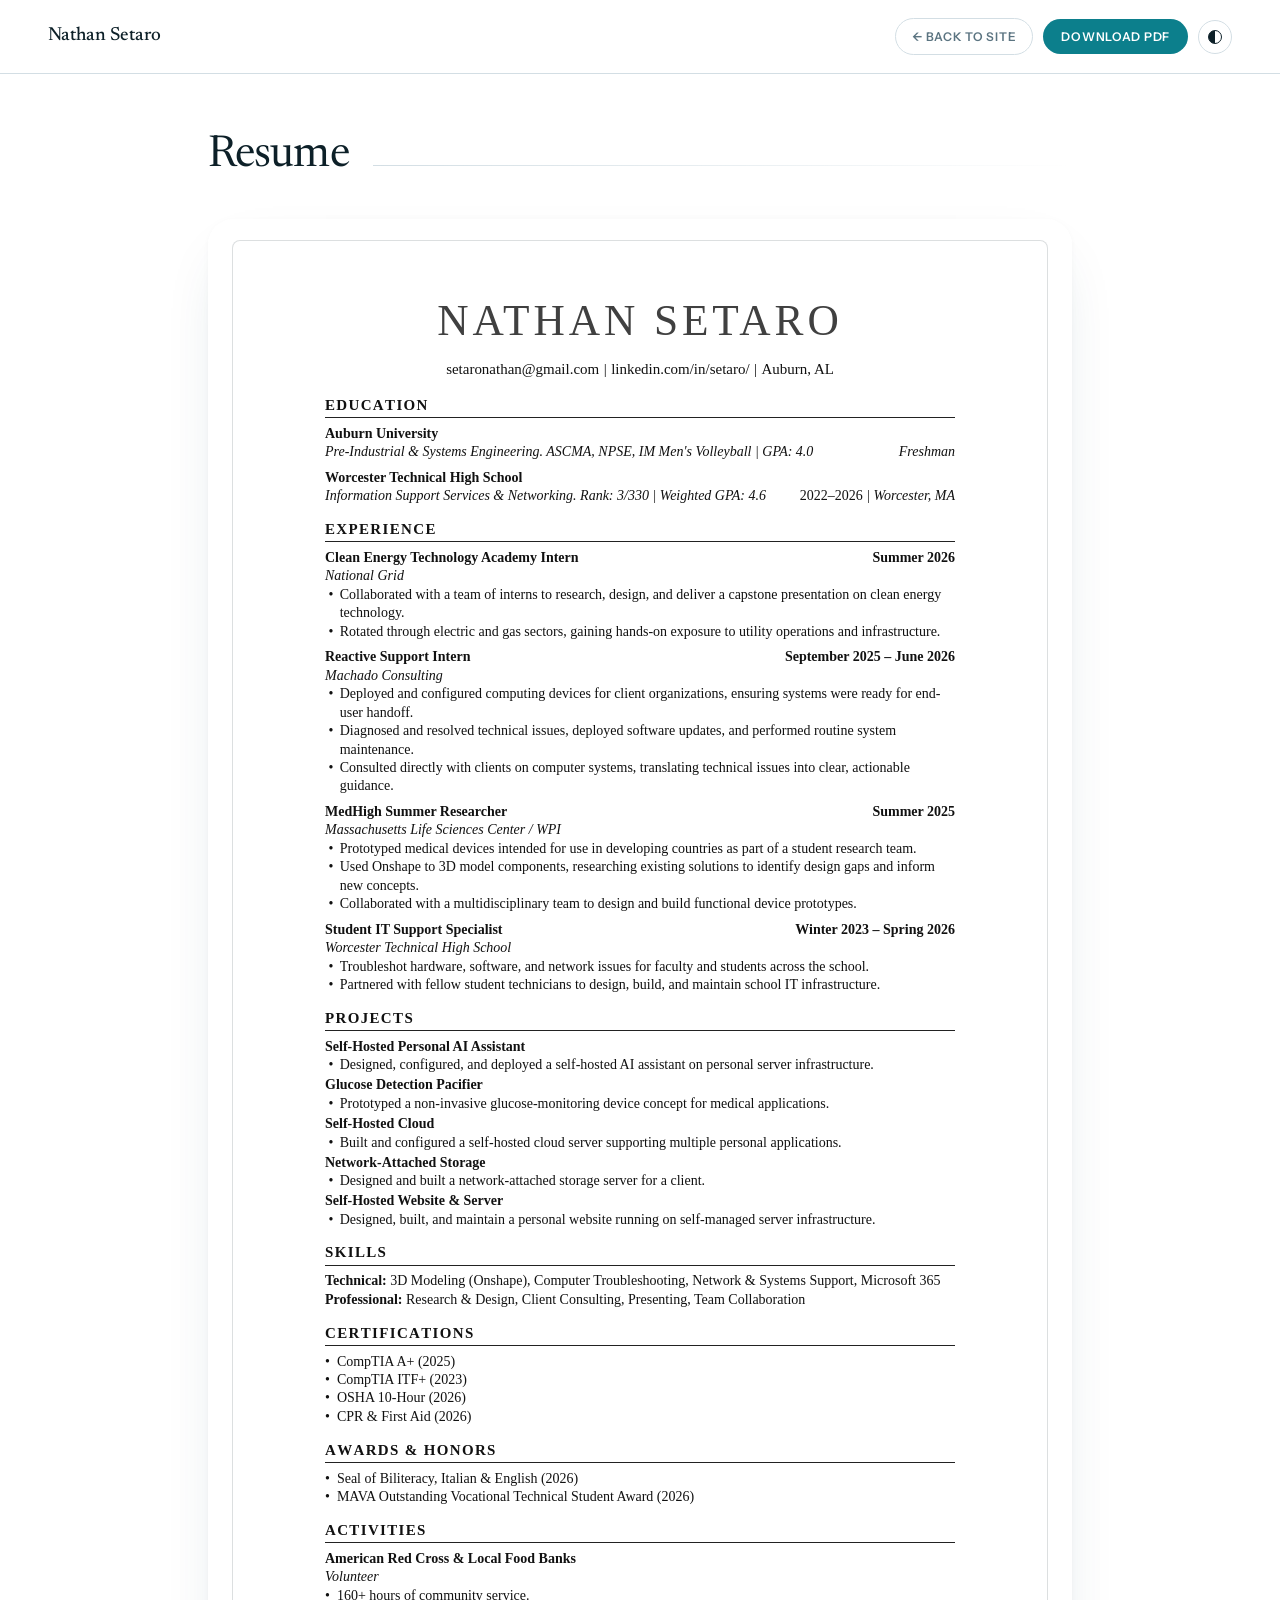
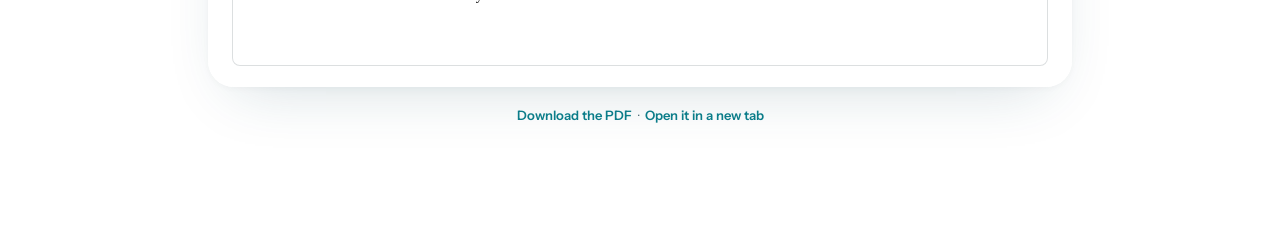
<file: resume.html>
<!DOCTYPE html>
<html lang="en">
<head>
<meta charset="UTF-8">
<meta name="viewport" content="width=device-width, initial-scale=1">
<title>Nathan Setaro Resume</title>
<meta name="description" content="Resume of Nathan Setaro, Industrial & Systems Engineering student at Auburn University.">
<meta name="author" content="Nathan Setaro">
<link rel="preconnect" href="https://fonts.googleapis.com">
<link href="https://fonts.googleapis.com/css2?family=Newsreader:ital,opsz,wght@0,6..72,400;0,6..72,500&amp;family=Instrument+Sans:wght@400;500;600&amp;display=swap" rel="stylesheet">
<style>
  :root {
    --bg: #ffffff; --surface: #ffffff; --ink: #0d2028; --muted: #5b7481;
    --line: #d3dee4; --accent: #0c7f8c;
    --glass: rgba(255,255,255,0.5); --glass-brd: rgba(255,255,255,0.9);
    --glass-shadow: 0 24px 60px -26px rgba(21,70,88,0.20), 0 2px 8px rgba(21,70,88,0.04);
    --glass-blur: blur(26px) saturate(185%);
  }
  html.dark {
    --bg: #06161d; --surface: rgba(255,255,255,0.04); --ink: #e9f3f5; --muted: #8ba7b0;
    --line: rgba(238,246,247,0.15); --accent: #4fd0de;
    --glass: rgba(255,255,255,0.045); --glass-brd: rgba(255,255,255,0.09);
    --glass-shadow: 0 24px 60px -26px rgba(0,0,0,0.6);
    --glass-blur: blur(20px) saturate(130%);
  }
  * { margin: 0; padding: 0; box-sizing: border-box; }
  html, body { width: 100%; }
  body { font-family: 'Instrument Sans', sans-serif; background: var(--bg); color: var(--ink); line-height: 1.6; transition: background 0.4s ease, color 0.4s ease; }
  a { color: var(--ink); text-decoration: none; transition: color 0.2s ease, border-color 0.2s ease; }
  a:hover { color: var(--accent); }
  ::selection { background: var(--accent); color: var(--bg); }
  :focus-visible { outline: 2px solid var(--accent); outline-offset: 3px; }
  .hv-brd:hover { border-color: var(--accent) !important; }
  .hv-white:hover { color: #fff !important; }
  .navlabel { white-space: nowrap; }
  @media (max-width: 700px) {
    .navlabel { display: none; }
  }

  /* ---------- the resume sheet: a paper page in both themes ---------- */
  .sheet-wrap { padding: clamp(10px, 2vw, 20px); border-radius: 26px; background: var(--glass); backdrop-filter: var(--glass-blur); -webkit-backdrop-filter: var(--glass-blur); border: 1px solid var(--glass-brd); box-shadow: var(--glass-shadow); }
  .sheet {
    --paper-ink: #111111;
    background: #ffffff; color: var(--paper-ink);
    border: 1px solid color-mix(in srgb, var(--ink) 14%, transparent); border-radius: 8px;
    font-family: "Times New Roman", Times, "Liberation Serif", Tinos, serif;
    font-size: clamp(12.5px, 0.55vw + 10.4px, 14px); line-height: 1.32;
    padding: clamp(26px, 6vw, 56px) clamp(18px, 8vw, 92px) clamp(30px, 6vw, 60px);
    max-width: 816px; margin: 0 auto;
  }
  .sheet ::selection { background: #cdeef2; color: #111; }
  .sheet a { color: inherit; }
  .sheet a:hover { color: #0c7f8c; }
  .sheet header { text-align: center; margin-bottom: 1.15em; }
  .sheet h1 { font-weight: 400; font-size: 3.1em; letter-spacing: 0.09em; line-height: 1.1; color: #404040; margin-bottom: 0.35em; }
  .sheet h1 { white-space: nowrap; font-size: min(3.1em, 6.4vw); }
  @media (max-width: 480px) {
    .sheet .contact { flex-direction: column; align-items: center; gap: 0.15em; }
    .sheet .contact span[aria-hidden] { display: none; }
  }
  .sheet .contact { font-size: 1.07em; display: flex; flex-wrap: wrap; justify-content: center; gap: 0 0.3em; }
  .sheet h2 { font-size: 1.07em; font-weight: 700; letter-spacing: 0.09em; text-transform: uppercase; border-bottom: 1px solid #222; padding-bottom: 0.1em; margin: 0.95em 0 0.45em; }
  .sheet .entry { margin-bottom: 0.5em; }
  .sheet .row { display: flex; justify-content: space-between; align-items: baseline; gap: 0 1.5em; flex-wrap: wrap; }
  .sheet h3 { font-size: 1em; font-weight: 700; }
  .sheet .sub { font-style: italic; }
  .sheet .when { font-style: italic; white-space: nowrap; margin-left: auto; }
  .sheet .date { font-weight: 700; white-space: nowrap; margin-left: auto; }
  .sheet ul { list-style: none; }
  .sheet li { position: relative; padding-left: 1.05em; }
  .sheet li::before { content: "•"; position: absolute; left: 0.25em; }
  .sheet .flat li { padding-left: 0.85em; }
  .sheet .flat li::before { left: 0; }
  .sheet .proj h3 { margin-top: 0.12em; }
  .sheet p b { font-weight: 700; }

  /* ---------- print / PDF: just the sheet, on US Letter ---------- */
  @page { size: letter; margin: 0; }
  @media print {
    html, body { background: #ffffff !important; }
    .no-print, nav { display: none !important; }
    main { padding: 0 !important; max-width: none !important; }
    .sheet-wrap { padding: 0; border: 0; border-radius: 0; background: none; box-shadow: none; backdrop-filter: none; -webkit-backdrop-filter: none; }
    .sheet { border: 0; border-radius: 0; max-width: none; width: 8.5in; font-size: 9.1pt; line-height: 1.2; padding: 0.5in 0.95in 0.3in 1in; }
    .sheet h1 { font-size: 3.15em; margin-bottom: 0.15em; }
    .sheet .contact { font-size: 1.08em; }
    .sheet header { margin-bottom: 0.8em; }
    .sheet h2 { font-size: 1.1em; margin: 0.6em 0 0.38em; }
    .sheet .entry { margin-bottom: 0.38em; }
    .sheet a:hover { color: inherit; }
    [data-reveal] { opacity: 1 !important; transform: none !important; filter: none !important; }
  }
</style>
<link rel="stylesheet" href="fluid.css">
<link rel="stylesheet" href="motion.css">
<script>try{if(sessionStorage.getItem("nds-theme")==="dark")document.documentElement.classList.add("dark");}catch(e){}</script>
</head>
<body>

<div style="min-height: 100vh; min-height: 100svh; width: 100%; position: relative;">
  <nav style="position: sticky; top: 0; z-index: 100; display: flex; justify-content: space-between; align-items: center; gap: 12px; padding: 18px clamp(16px, 4vw, 48px); background: color-mix(in srgb, var(--bg) 82%, transparent); backdrop-filter: blur(18px); -webkit-backdrop-filter: blur(18px); border-bottom: 1px solid var(--line);">
    <a href="index.html" style="font-family: 'Newsreader', serif; font-size: 19px; font-weight: 500; white-space: nowrap;">Nathan Setaro</a>
    <div style="display: flex; gap: 10px; align-items: center;">
      <a href="index.html" class="hv-brd" aria-label="Back to site" style="font-size: 12px; font-weight: 600; letter-spacing: 0.06em; text-transform: uppercase; color: var(--muted); padding: 8px 16px; border: 1px solid var(--line); border-radius: 100px;">← <span class="navlabel">Back to site</span></a>
      <a href="assets/resume.pdf" download="Nathan Setaro Resume.pdf" class="hv-white" style="font-size: 12px; font-weight: 600; letter-spacing: 0.06em; text-transform: uppercase; color: #fff; background: var(--accent); padding: 8px 18px; border-radius: 100px; white-space: nowrap;">Download PDF</a>
      <button id="theme-toggle" type="button" title="Dark mode" aria-label="Toggle dark mode" aria-pressed="false" class="hv-brd" style="width: 34px; height: 34px; flex-shrink: 0; display: flex; align-items: center; justify-content: center; border-radius: 50%; border: 1px solid var(--line); background: var(--glass); cursor: pointer; padding: 0; transition: border-color 0.3s ease;">
        <span id="theme-dot" style="width: 14px; height: 14px; border-radius: 50%; border: 1.5px solid var(--ink); background: linear-gradient(90deg, var(--ink) 0 50%, transparent 50% 100%); transform: rotate(0deg); transition: transform 0.6s cubic-bezier(0.16,1,0.3,1);"></span>
      </button>
    </div>
  </nav>

  <main style="max-width: 960px; margin: 0 auto; padding: clamp(32px, 5vw, 56px) clamp(14px, 4vw, 48px) clamp(72px, 9vw, 110px); position: relative;">
    <div class="no-print" style="display: flex; align-items: baseline; gap: 24px; margin-bottom: clamp(24px, 3.5vw, 36px);">
      <p style="font-family: 'Newsreader', serif; font-weight: 400; font-size: clamp(34px, 2.2vw + 18px, 44px); letter-spacing: -0.02em; line-height: 1.2;" aria-hidden="true">Resume</p>
      <div style="flex: 1; height: 1px; background: linear-gradient(90deg, var(--line), transparent);"></div>
    </div>

    <div class="sheet-wrap" data-reveal>
      <article class="sheet" aria-label="Resume">
        <header>
          <h1 aria-label="Nathan Setaro">NATHAN SETARO</h1>
          <p class="contact"><a href="mailto:setaronathan@gmail.com">setaronathan@gmail.com</a><span aria-hidden="true">|</span><a href="https://www.linkedin.com/in/setaro/">linkedin.com/in/setaro/</a><span aria-hidden="true">|</span>Auburn, AL</p>
        </header>

        <section>
          <h2>Education</h2>
          <div class="entry">
            <h3>Auburn University</h3>
            <div class="row"><p class="sub">Pre-Industrial &amp; Systems Engineering. ASCMA, NPSE, IM Men's Volleyball | GPA: 4.0</p><p class="when">Freshman</p></div>
          </div>
          <div class="entry">
            <h3>Worcester Technical High School</h3>
            <div class="row"><p class="sub">Information Support Services &amp; Networking. Rank: 3/330 | Weighted GPA: 4.6</p><p class="when"><span style="font-style: normal;">2022–2026</span> | Worcester, MA</p></div>
          </div>
        </section>

        <section>
          <h2>Experience</h2>
          <div class="entry">
            <div class="row"><h3>Clean Energy Technology Academy Intern</h3><p class="date">Summer 2026</p></div>
            <p class="sub">National Grid</p>
            <ul>
              <li>Collaborated with a team of interns to research, design, and deliver a capstone presentation on clean energy technology.</li>
              <li>Rotated through electric and gas sectors, gaining hands-on exposure to utility operations and infrastructure.</li>
            </ul>
          </div>
          <div class="entry">
            <div class="row"><h3>Reactive Support Intern</h3><p class="date">September 2025 – June 2026</p></div>
            <p class="sub">Machado Consulting</p>
            <ul>
              <li>Deployed and configured computing devices for client organizations, ensuring systems were ready for end-user handoff.</li>
              <li>Diagnosed and resolved technical issues, deployed software updates, and performed routine system maintenance.</li>
              <li>Consulted directly with clients on computer systems, translating technical issues into clear, actionable guidance.</li>
            </ul>
          </div>
          <div class="entry">
            <div class="row"><h3>MedHigh Summer Researcher</h3><p class="date">Summer 2025</p></div>
            <p class="sub">Massachusetts Life Sciences Center / WPI</p>
            <ul>
              <li>Prototyped medical devices intended for use in developing countries as part of a student research team.</li>
              <li>Used Onshape to 3D model components, researching existing solutions to identify design gaps and inform new concepts.</li>
              <li>Collaborated with a multidisciplinary team to design and build functional device prototypes.</li>
            </ul>
          </div>
          <div class="entry">
            <div class="row"><h3>Student IT Support Specialist</h3><p class="date">Winter 2023 – Spring 2026</p></div>
            <p class="sub">Worcester Technical High School</p>
            <ul>
              <li>Troubleshot hardware, software, and network issues for faculty and students across the school.</li>
              <li>Partnered with fellow student technicians to design, build, and maintain school IT infrastructure.</li>
            </ul>
          </div>
        </section>

        <section class="proj">
          <h2>Projects</h2>
          <h3>Self-Hosted Personal AI Assistant</h3>
          <ul><li>Designed, configured, and deployed a self-hosted AI assistant on personal server infrastructure.</li></ul>
          <h3>Glucose Detection Pacifier</h3>
          <ul><li>Prototyped a non-invasive glucose-monitoring device concept for medical applications.</li></ul>
          <h3>Self-Hosted Cloud</h3>
          <ul><li>Built and configured a self-hosted cloud server supporting multiple personal applications.</li></ul>
          <h3>Network-Attached Storage</h3>
          <ul><li>Designed and built a network-attached storage server for a client.</li></ul>
          <h3>Self-Hosted Website &amp; Server</h3>
          <ul><li>Designed, built, and maintain a personal website running on self-managed server infrastructure.</li></ul>
        </section>

        <section>
          <h2>Skills</h2>
          <p><b>Technical:</b> 3D Modeling (Onshape), Computer Troubleshooting, Network &amp; Systems Support, Microsoft 365</p>
          <p><b>Professional:</b> Research &amp; Design, Client Consulting, Presenting, Team Collaboration</p>
        </section>

        <section>
          <h2>Certifications</h2>
          <ul class="flat">
            <li>CompTIA A+ (2025)</li>
            <li>CompTIA ITF+ (2023)</li>
            <li>OSHA 10-Hour (2026)</li>
            <li>CPR &amp; First Aid (2026)</li>
          </ul>
        </section>

        <section>
          <h2>Awards &amp; Honors</h2>
          <ul class="flat">
            <li>Seal of Biliteracy, Italian &amp; English (2026)</li>
            <li>MAVA Outstanding Vocational Technical Student Award (2026)</li>
          </ul>
        </section>

        <section>
          <h2>Activities</h2>
          <h3>American Red Cross &amp; Local Food Banks</h3>
          <p class="sub">Volunteer</p>
          <ul class="flat"><li>160+ hours of community service.</li></ul>
        </section>
      </article>
    </div>

    <p class="no-print" style="margin-top: 18px; font-size: 13px; color: var(--muted); text-align: center;">
      <a href="assets/resume.pdf" download="Nathan Setaro Resume.pdf" style="color: var(--accent); font-weight: 600;">Download the PDF</a>
      &nbsp;·&nbsp;
      <a href="assets/resume.pdf" target="_blank" rel="noopener" style="color: var(--accent); font-weight: 600;">Open it in a new tab</a>
    </p>
  </main>
</div>

<script src="vendor/lenis.min.js"></script>
<script src="fluid.js"></script>
<script src="motion.js" defer></script>
<script>
(function () {
  var root = document.documentElement, isDark = false;
  try { isDark = sessionStorage.getItem('nds-theme') === 'dark'; } catch (e) {}
  var tgl = document.getElementById('theme-toggle'), dot = document.getElementById('theme-dot');
  function sync() {
    root.classList.toggle('dark', isDark);
    dot.style.transform = 'rotate(' + (isDark ? 180 : 0) + 'deg)';
    tgl.title = (isDark ? 'Light' : 'Dark') + ' mode';
    tgl.setAttribute('aria-pressed', String(isDark));
  }
  sync();
  tgl.addEventListener('click', function () {
    isDark = !isDark;
    try { sessionStorage.setItem('nds-theme', isDark ? 'dark' : 'light'); } catch (e) {}
    if (window.fluid) window.fluid.themeSwitch(tgl, sync); else sync();
  });

  /* the sheet rises in once; no observer needed, it is on the first screen */
  var sheet = document.querySelector('.sheet-wrap');
  requestAnimationFrame(function () { requestAnimationFrame(function () { sheet.classList.add('in'); }); });
})();
</script>
</body>
</html>
</file>
<file: fluid.css>
/* fluid.css — motion layer shared by index.html and resume.html.
   Smooth scroll (Lenis), page transitions, springy controls, softer reveals.
   Everything here switches off for visitors who ask for reduced motion. */

:root {
  --ease-out: cubic-bezier(0.16, 1, 0.3, 1);
  --spring: cubic-bezier(0.34, 1.36, 0.64, 1);
  --spring-soft: cubic-bezier(0.22, 1.2, 0.36, 1);
}
@supports (transition-timing-function: linear(0, 1)) {
  :root {
    /* a real spring curve: quick start, small overshoot, settles */
    --spring: linear(0, 0.006, 0.025 2.8%, 0.101 6.1%, 0.539 18.9%, 0.721 25.3%, 0.849 31.5%, 0.937 38.1%, 0.968 41.8%, 0.991 45.7%, 1.006 50.1%, 1.015 55%, 1.017 63.9%, 1.001);
    --spring-soft: linear(0, 0.009, 0.037 2.9%, 0.142 6.2%, 0.546 17.4%, 0.731 23.6%, 0.86 30%, 0.945 37.2%, 0.99 45.6%, 1.006 54.2%, 1.006 65.2%, 1);
  }
}

/* ---------- smooth scroll ---------- */
html.lenis, html.lenis body { height: auto; }
html.lenis { scroll-behavior: auto !important; }
.lenis.lenis-smooth [data-lenis-prevent] { overscroll-behavior: contain; }
.lenis.lenis-stopped { overflow: clip; }

/* ---------- page transitions ---------- */
@view-transition { navigation: auto; }
::view-transition-old(root) { animation: 0.32s var(--ease-out) both page-out; }
::view-transition-new(root) { animation: 0.55s var(--ease-out) both page-in; }
@keyframes page-out { to { opacity: 0; transform: translateY(-14px); filter: blur(4px); } }
@keyframes page-in { from { opacity: 0; transform: translateY(18px); filter: blur(4px); } }
/* fallback for browsers without cross-document view transitions */
html.page-entering body { animation: 0.55s var(--ease-out) both page-in; }
html.page-leaving body { transition: opacity 0.26s ease, transform 0.3s var(--ease-out), filter 0.3s ease; opacity: 0; transform: translateY(-14px); filter: blur(4px); }

/* theme switch: the new theme opens out of the toggle as a circle */
html.theme-switching::view-transition-new(root) { animation: 0.7s var(--ease-out) both theme-reveal; }
html.theme-switching::view-transition-old(root) { animation: none; }
@keyframes theme-reveal { from { clip-path: circle(0 at var(--tx, 100%) var(--ty, 0%)); } to { clip-path: circle(var(--tr, 150vmax) at var(--tx, 100%) var(--ty, 0%)); } }

/* ---------- reveals: longer, softer, staggered by fluid.js ---------- */
[data-reveal] {
  transform: translateY(34px) scale(0.985);
  transition: opacity 1.1s var(--ease-out) var(--rd, 0ms), transform 1.2s var(--ease-out) var(--rd, 0ms) !important;
}
[data-reveal].in { transform: none; }

/* ---------- controls: springy hover and press ---------- */
.hv-cta, .hv-ghost, .hv-social, .hv-copy, .hv-card, .hv-brd, .hv-white, [data-navcta], [data-navlink] {
  transition: transform 0.55s var(--spring), background-color 0.3s ease, color 0.25s ease, border-color 0.3s ease, box-shadow 0.4s ease !important;
}
.hv-cta:hover, .hv-ghost:hover { transform: translateY(-3px) !important; }
.hv-social:hover { transform: translateY(-3px) !important; }
.hv-card:hover { transform: translateY(-5px) !important; }
[data-navcta]:hover { transform: translateY(-1px) scale(1.03); }
.hv-cta:active, .hv-ghost:active, .hv-social:active, .hv-copy:active, .hv-card:active,
.hv-brd:active, .hv-white:active, [data-navcta]:active, [data-navlink]:active {
  transform: scale(0.95) !important;
  transition-duration: 0.12s !important;
}
.hv-toggle { transition: transform 0.6s var(--spring), border-color 0.3s ease !important; }
.hv-toggle:hover { transform: rotate(18deg) scale(1.06) !important; }
.hv-toggle:active { transform: rotate(18deg) scale(0.9) !important; transition-duration: 0.12s !important; }

/* organisation and tool chips lift when pointed at (the ticker pauses on hover) */
#row-companies > div > span, #row-tools > div > span {
  transition: transform 0.55s var(--spring), border-color 0.3s ease, background-color 0.3s ease;
}
#row-companies > div > span:hover, #row-tools > div > span:hover {
  transform: translateY(-4px);
  border-color: var(--accent) !important;
}
/* interest pills */
#about [style*="border-radius: 100px; padding: 8px 18px"] { transition: transform 0.5s var(--spring), border-color 0.3s ease; }
#about [style*="border-radius: 100px; padding: 8px 18px"]:hover { transform: translateY(-3px); border-color: var(--accent); }

/* ---------- projects: rows glide, panels unfold ---------- */
.proj-row { transition: transform 0.55s var(--spring), padding 0.5s var(--ease-out); }
.proj-row:hover { transform: translateX(6px); }
.proj-row:active { transform: translateX(6px) scale(0.99); transition-duration: 0.12s; }
[data-plus] { transition: transform 0.6s var(--spring) !important; }
[data-panel] { transition: max-height 0.75s var(--ease-out) !important; }
[data-panel] .proj-grid { opacity: 0; transform: translateY(-10px); transition: opacity 0.35s ease, transform 0.6s var(--ease-out); }
.proj-row[aria-expanded="true"] + [data-panel] .proj-grid { opacity: 1; transform: none; transition: opacity 0.6s ease 0.12s, transform 0.8s var(--ease-out) 0.08s; }

/* ---------- photos breathe a little on hover ---------- */
.slot img, .zoomable { transition: transform 1.2s var(--ease-out); }
.slot:hover img, .zoomable:hover { transform: scale(1.04); }
.slot { isolation: isolate; }

/* ---------- reduced motion: keep everything, drop the travel ---------- */
@media (prefers-reduced-motion: reduce) {
  @view-transition { navigation: none; }
  [data-reveal] { transform: none !important; filter: none !important; }
  html.page-entering body, html.page-leaving body { animation: none !important; transition: none !important; opacity: 1 !important; transform: none !important; filter: none !important; }
  .hv-cta:hover, .hv-ghost:hover, .hv-social:hover, .hv-card:hover, .proj-row:hover,
  #row-companies > div > span:hover, #row-tools > div > span:hover, .slot:hover img, .zoomable:hover { transform: none !important; }
}

/* ---------- performance: glass cards sit on a flat background, so their backdrop blur
   costs a lot while scrolling and changes nothing you can see. The nav pill, theme button
   and hero buttons keep theirs, since content moves behind them. ---------- */
[style*="backdrop-filter: var(--glass-blur)"] { backdrop-filter: none !important; -webkit-backdrop-filter: none !important; }
</file>
<file: motion.css>
/* motion.css — the expressive layer (driven by motion.js).
   Magnetic buttons, card spotlights and tilt, split-letter headings,
   scroll progress, experience timeline, image wipes and cascades.
   motion.js does nothing under prefers-reduced-motion, so none of this activates. */

/* ---------- scroll progress ---------- */
.scroll-progress { position: fixed; top: 0; left: 0; right: 0; height: 2px; z-index: 2500; pointer-events: none; }
.scroll-progress span {
  display: block; height: 100%; transform-origin: 0 50%; transform: scaleX(0);
  background: linear-gradient(90deg, var(--accent), #6d4fd0 70%, var(--accent));
  box-shadow: 0 0 8px color-mix(in srgb, var(--accent) 35%, transparent);
  border-radius: 0 2px 2px 0;
}

/* ---------- magnetic controls: motion.js sets `translate`, which stacks with existing transforms ---------- */
.magnetic { transition: transform 0.55s var(--spring), translate 0.5s var(--ease-out), opacity 0.3s ease, background-color 0.3s ease, color 0.25s ease, border-color 0.3s ease, box-shadow 0.4s ease !important; }

/* ---------- card spotlight + glowing edge that follow the pointer ---------- */
.spot-host > .spot {
  position: absolute; inset: 0; border-radius: inherit; pointer-events: none; z-index: 0;
  opacity: 0; transition: opacity 0.5s ease;
  background: radial-gradient(560px circle at var(--sx, 50%) var(--sy, 50%), color-mix(in srgb, var(--accent) 5%, transparent), transparent 55%);
}
.spot-host > .spot::after {
  content: ""; position: absolute; inset: -1px; border-radius: inherit; padding: 1px;
  background: radial-gradient(300px circle at var(--sx, 50%) var(--sy, 50%), color-mix(in srgb, var(--accent) 50%, transparent), color-mix(in srgb, #6d4fd0 20%, transparent) 40%, transparent 65%);
  mask: linear-gradient(#000 0 0) content-box, linear-gradient(#000 0 0);
  -webkit-mask: linear-gradient(#000 0 0) content-box, linear-gradient(#000 0 0);
  mask-composite: exclude; -webkit-mask-composite: xor;
}
.spot-host.spot-on > .spot { opacity: 1; }
.spot-host > :not(.spot):not([aria-hidden="true"]):not(.tl) { position: relative; z-index: 1; }

/* ---------- headings rise in letter by letter; their rule draws in ---------- */
.split .sw { display: inline-block; overflow: hidden; vertical-align: top; padding: 0.14em 0.05em 0.08em; margin: -0.14em -0.05em -0.08em; }
.split .sc {
  display: inline-block; transform: translateY(108%) rotate(7deg); opacity: 0;
  transition: transform 1s var(--ease-out) calc(var(--i) * 32ms + 80ms), opacity 0.6s ease calc(var(--i) * 32ms + 80ms);
}
.split.split-in .sc { transform: none; opacity: 1; }
.rule-draw { transform: scaleX(0); transform-origin: 0 50%; transition: transform 1.6s var(--ease-out) 0.3s; }
.rule-draw.split-in { transform: scaleX(1); }

/* ---------- experience timeline ---------- */
.tl { position: absolute; top: 46px; bottom: 46px; width: 2px; margin-left: -1px; border-radius: 2px; background: var(--line); pointer-events: none; z-index: 1; }
.tl-fill {
  position: absolute; inset: 0; border-radius: inherit; transform-origin: 50% 0; transform: scaleY(0);
  background: linear-gradient(180deg, var(--accent), #6d4fd0);
  box-shadow: 0 0 8px color-mix(in srgb, var(--accent) 28%, transparent);
}
.tl-dot {
  position: absolute; left: 50%; width: 11px; height: 11px; margin: -5.5px 0 0 -5.5px; border-radius: 50%;
  background: var(--bg); border: 2px solid var(--line);
  transition: background-color 0.4s ease, border-color 0.4s ease, box-shadow 0.5s ease, scale 0.6s var(--spring);
}
.tl-dot.on {
  background: var(--accent); border-color: var(--accent); scale: 1.1;
  box-shadow: 0 0 0 4px color-mix(in srgb, var(--accent) 10%, transparent), 0 0 10px color-mix(in srgb, var(--accent) 45%, transparent);
}

@media (max-width: 600px) { .has-tl .exp-row { padding-left: 18px !important; } }

/* ---------- images unveil with a wipe ---------- */
.wipe { clip-path: inset(0 0 100% 0 round 6px); transition: clip-path 1.3s var(--ease-out) var(--wd, 0ms), scale 1.6s var(--ease-out) var(--wd, 0ms); scale: 1.06; }
.wipe.wipe-in { clip-path: inset(0 0 0 0 round 6px); scale: 1; }
[data-panel] .slot img { clip-path: inset(0 100% 0 0); transition: clip-path 1s var(--ease-out) 0.15s, transform 1.2s var(--ease-out); }
.proj-row[aria-expanded="true"] + [data-panel] .slot img { clip-path: inset(0 0 0 0); }

/* ---------- lists cascade in once their block has revealed ---------- */
.cascade > * { opacity: 0; transform: translateY(16px); transition: opacity 0.7s ease calc(var(--k) * 70ms + 160ms), transform 0.9s var(--ease-out) calc(var(--k) * 70ms + 160ms); }
.cascade.pop > * { transform: translateY(10px) scale(0.86); transition-timing-function: ease, var(--spring); }
.in.cascade > *, .in .cascade > * { opacity: 1; transform: none; }

/* ---------- copy confirmation ---------- */
@keyframes copied-pulse { 0% { box-shadow: 0 0 0 0 color-mix(in srgb, var(--accent) 35%, transparent); } 100% { box-shadow: 0 0 0 14px transparent; } }
.copied-pulse { animation: copied-pulse 0.7s ease-out; border-color: var(--accent) !important; color: var(--accent) !important; }

/* ---------- marquee rows lean with scroll speed ---------- */
#row-companies, #row-tools { will-change: transform; }
</file>
